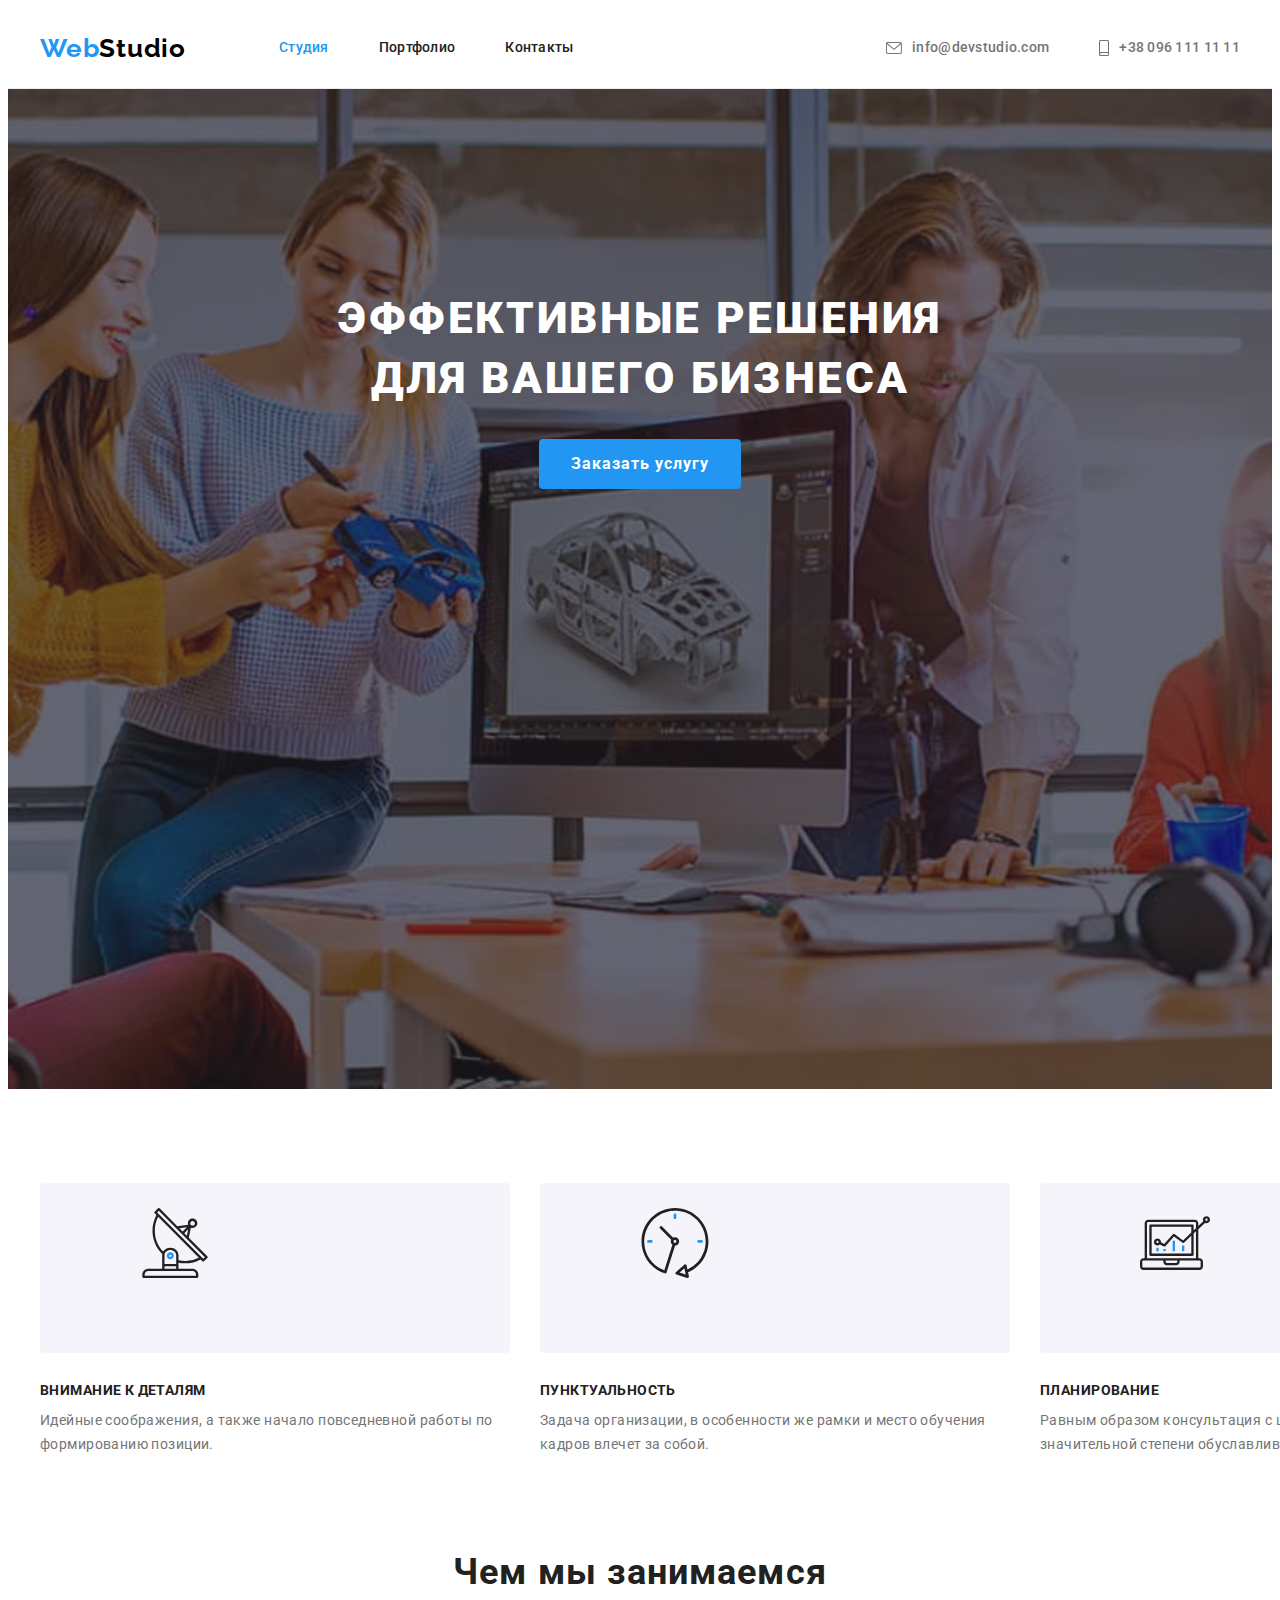
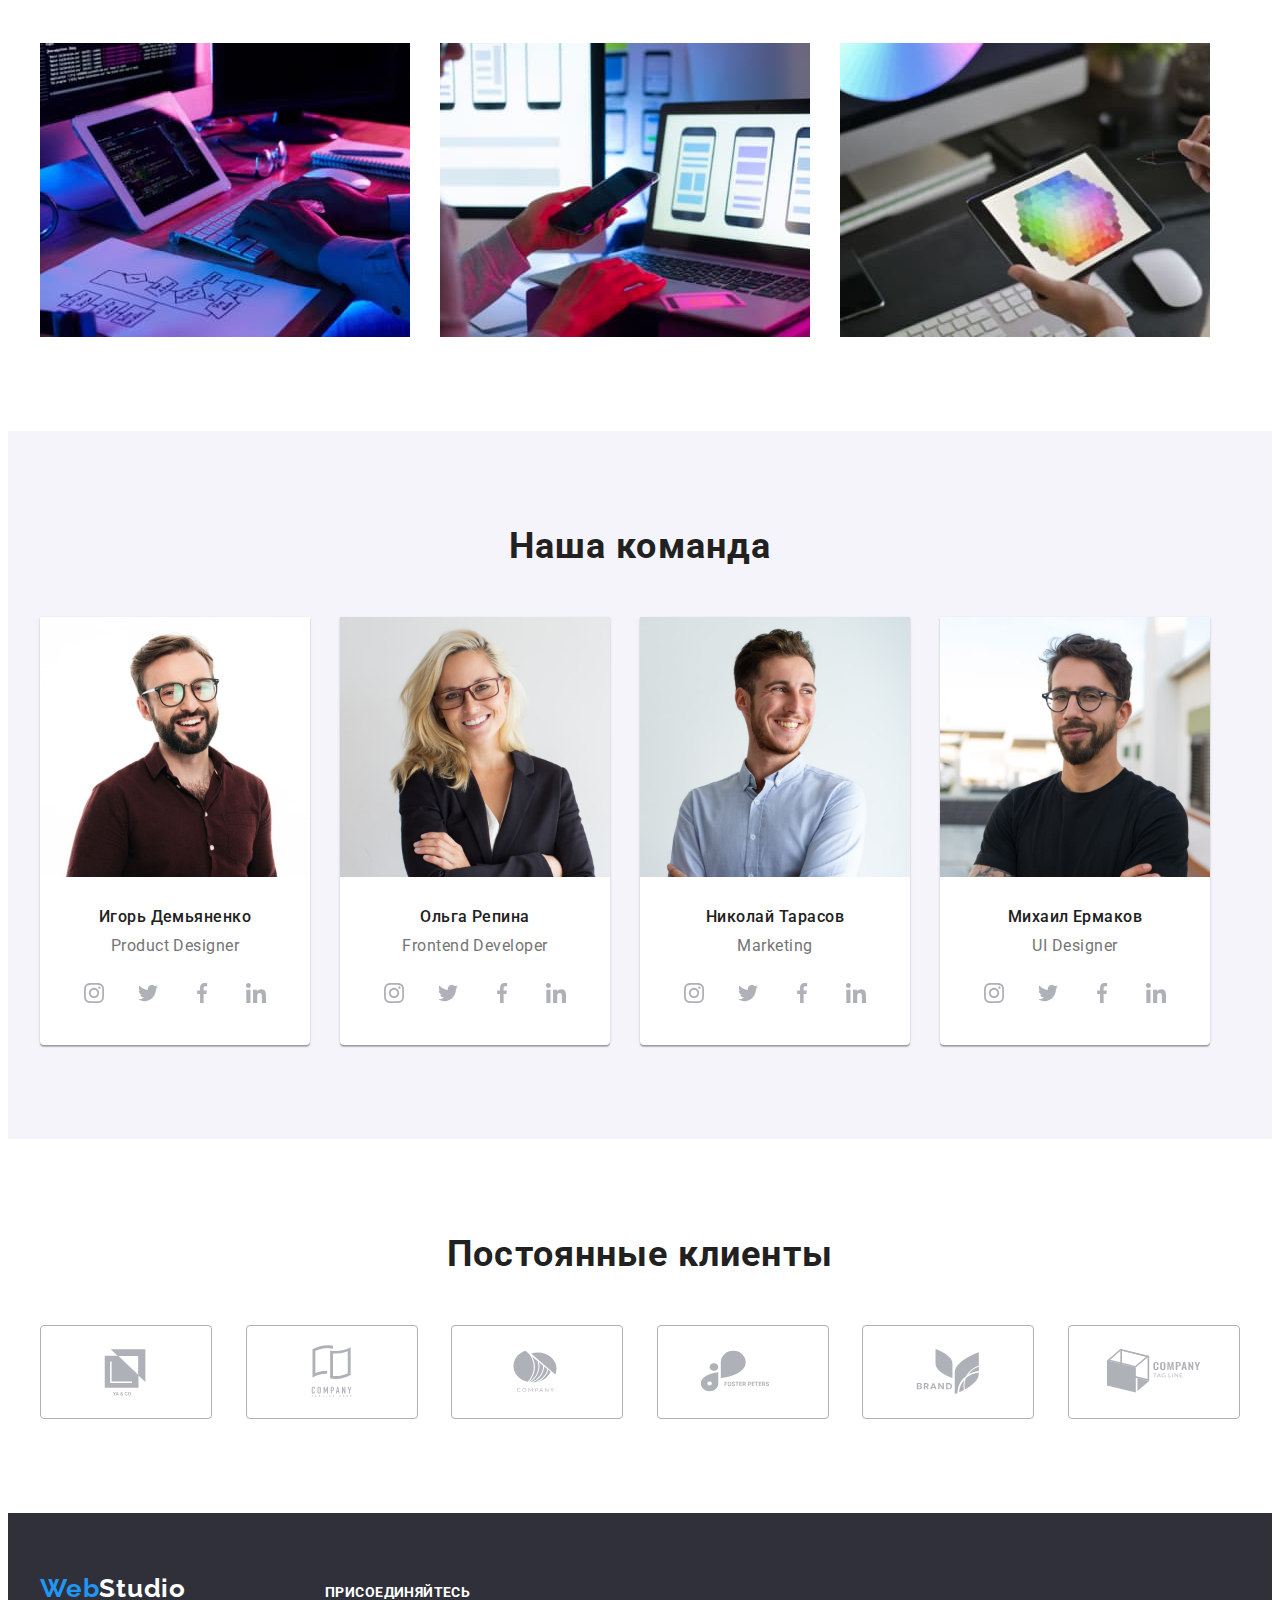
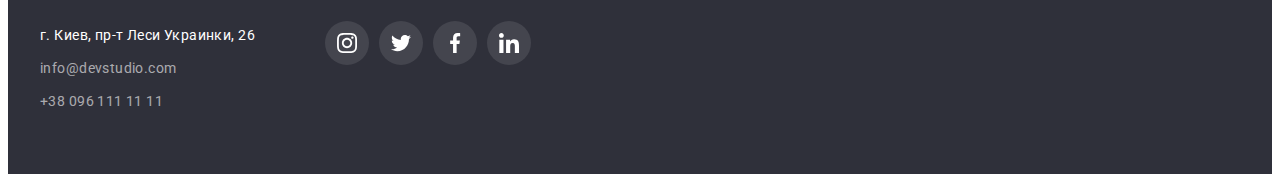
<file: index.html>
<!DOCTYPE html>
<html lang="ru">
<head>
    <meta charset="UTF-8">
    <meta http-equiv="X-UA-Compatible" content="IE=edge">
    <meta name="viewport" content="width=device-width, initial-scale=1.0">
    <title>Document</title>
    <link rel="preconnect" href="https://fonts.googleapis.com">
<link rel="preconnect" href="https://fonts.gstatic.com" crossorigin>
<link href="https://fonts.googleapis.com/css2?family=Raleway:wght@700&family=Roboto:wght@400;500;700;900&display=swap" rel="stylesheet">

<link rel="stylesheet" href="https://cdnjs.cloudflare.com/ajax/libs/modern-normalize/1.1.0/modern-normalize.min.css"
    integrity="sha512-wpPYUAdjBVSE4KJnH1VR1HeZfpl1ub8YT/NKx4PuQ5NmX2tKuGu6U/JRp5y+Y8XG2tV+wKQpNHVUX03MfMFn9Q=="
    crossorigin="anonymous" referrerpolicy="no-referrer" />
    <link rel="stylesheet" href="./css/styles.css">
</head>
<!-- Тело -->
<body>
    <!-- навигация -->
<header class="header">
    <div class="container header-container">
        <a href="" class="logo-up link">Web<span class="header-logo">Studio</span></a>
        <nav class="navigation">
            <ul class="list-item list">
                <li class="item">
                    <a class="nav-link link current" href="./index.html">Студия</a>
                </li>
                <li class="item">
                    <a class="nav-link link" href="./portfolio.html">Портфолио</a>
                </li>
                <li class="item">
                    <a class="nav-link link" href="">Контакты</a>
                </li>
            </ul>
        </nav>
        <ul class="nav-list list">
            <li class="contacts-list">
                <a class="nav-contact" href="mailto:info@devstudio.com">
                    <svg class="contacts-icon" width="16" height="12">
                        <use href="./images/icons.svg#icon-envelope">
                        </use>
                    </svg>
                    info@devstudio.com
                    </a>
            </li>
            <li class="contacts-list">
                <a class="nav-contact" href="tel:+380961111111">
                    <svg class="contacts-icon" width="10" height="16">
                        <use href="./images/icons.svg#icon-smartphone">
                        </use>
                    </svg>
                    +38 096 111 11 11
                </a>
            </li>
        </ul>
    </div>
</header>

<!-- основная часть -->

<main>
    <!-- hero -->
<section class="hero">
    <div class="container hero-container">
        <h1 class="title-first">
            Эффективные решения для вашего бизнеса
        </h1>
        <button class="button" type="button">Заказать услугу</button>
    </div>
</section>

<!-- особенности -->

<section class="features section">
   <div class="container features-container">
        <h2 class="visually-hidden">особенности</h2>
        <ul class="features-list list">
            <li class="features-item link">
                <a class="features-link" href="">
                    <svg class="features-icon" width="70" height="70">
                        <use href="./images/icons.svg#icon-antenna">
                        </use>
                    </svg>
                </a>
                <h3 class="title-third">Внимание к деталям</h3>
                <p class="features-text">Идейные соображения, а также начало повседневной работы по формированию позиции.</p>
            </li>
            <li class="features-item link">
                <a class="features-link" href="">
                    <svg class="features-icon" width="70" height="70">
                        <use href="./images/icons.svg#icon-clock">
                        </use>
                    </svg>
                </a>
                <h3 class="title-third">Пунктуальность</h3>
                <p class="features-text">Задача организации, в особенности же рамки и место обучения кадров влечет за собой.</p>
            </li>
            <li class="features-item link">
                <a class="features-link" href="">
                    <svg class="features-icon" width="70" height="70">
                        <use href="./images/icons.svg#icon-diagram">
                        </use>
                    </svg>
                </a>
                <h3 class="title-third">Планирование</h3>
                <p class="features-text">Равным образом консультация с широким активом в значительной степени обуславливает.</p>
            </li>
            <li class="features-item link">
                <a class="features-link" href="">
                    <svg class="features-icon" width="70" height="70">
                        <use href="./images/icons.svg#icon-astronaut">
                        </use>
                    </svg>
                </a>
                <h3 class="title-third">Современные технологии</h3>
                <p class="features-text">Значимость этих проблем настолько очевидна, что реализация плановых заданий.</p>
            </li>
        </ul>
   </div>
</section>

<!--  виды работ -->

<section class="work-description section">
    <div class="container work-container">
        <h2 class="work">Чем мы занимаемся</h2>
        <ul class="work-list list link">
            <li class="work-item">
                <img src="./images/img-laptop.jpg" alt="разработка для компьютера" width="370" height="294">
            </li>
            <li class="work-item link">
                <img src="./images/img-mobile.jpg" alt="разработка для телефона" width="370" height="294">
            </li>
            <li class="work-item link">
                <img src="./images/img-tab.jpg" alt="разработка для планшета" width="370" height="294">
            </li>
        </ul>
    </div>
</section>

<!-- команда -->

<section class="employees section">
    <div class="container employees-container">
        <h2 class="team">Наша команда</h2>
        <ul class="team-list link list">
            <li class="team-item">
                <img class="img-team" src="./images/img-product-designer.jpg" alt="Игорь Демьяненко" width="270"
                    height="260">
                <div class="team-name">
                    <h3 class="title-item">Игорь Демьяненко</h3>
                    <p class="team-text">Product Designer</p>              
                <ul class="socials list">
                    <li class="socials-item">
                        <a class="socials-link link" href="" target="_blank" rel="noopener noreferrer"
                            aria-label="иконка Instagram">
                            <svg class="socials-icon" width="20" height="20">
                                <use href="./images/icons.svg#icon-instagram">
                                </use>
                            </svg>
                        </a>
                    </li>
                    <li class="socials-item">
                        <a class="socials-link link" href="" target="_blank" rel="noopener noreferrer"
                            aria-label="иконка Twitter">
                            <svg class="socials-icon" width="20" height="20">
                                <use href="./images/icons.svg#icon-twitter">
                                </use>
                            </svg>
                        </a>
                    </li>
                    <li class="socials-item">
                        <a class="socials-link link" href="" target="_blank" rel="noopener noreferrer"
                            aria-label="иконка Facebook">
                            <svg class="socials-icon" width="20" height="20">
                                <use href="./images/icons.svg#icon-facebook">
                                </use>
                            </svg>
                        </a>
                    </li>
                    <li class="socials-item">
                        <a class="socials-link link" href="" target="_blank" rel="noopener noreferrer"
                            aria-label="иконка Linkedin">
                            <svg class="socials-icon" width="20" height="20">
                                <use href="./images/icons.svg#icon-linkedin">
                                </use>
                            </svg>
                        </a>
                    </li>
                </ul>
                </div>
            </li>
            <li class="team-item">
                <img class="img-team" src="./images/img-frontend-developer.jpg" alt="Ольга Репина" width="270"
                    height="260">
                <div class="team-name">
                    <h3 class="title-item">Ольга Репина</h3>
                    <p class="team-text">Frontend Developer</p>              
                <ul class="socials list">
                    <li class="socials-item">
                        <a class="socials-link link" href="" target="_blank" rel="noopener noreferrer"
                            aria-label="иконка Instagram">
                            <svg class="socials-icon" width="20" height="20">
                                <use href="./images/icons.svg#icon-instagram">
                                </use>
                            </svg>
                        </a>
                    </li>
                    <li class="socials-item">
                        <a class="socials-link link" href="" target="_blank" rel="noopener noreferrer"
                            aria-label="иконка Twitter">
                            <svg class="socials-icon" width="20" height="20">
                                <use href="./images/icons.svg#icon-twitter">
                                </use>
                            </svg>
                        </a>
                    </li>
                    <li class="socials-item">
                        <a class="socials-link link" href="" target="_blank" rel="noopener noreferrer"
                            aria-label="иконка Facebook">
                            <svg class="socials-icon" width="20" height="20">
                                <use href="./images/icons.svg#icon-facebook">
                                </use>
                            </svg>
                        </a>
                    </li>
                    <li class="socials-item">
                        <a class="socials-link link" href="" target="_blank" rel="noopener noreferrer"
                            aria-label="иконка Linkedin">
                            <svg class="socials-icon" width="20" height="20">
                                <use href="./images/icons.svg#icon-linkedin">
                                </use>
                            </svg>
                        </a>
                    </li>
                </ul>
                </div>
            </li>
            <li class="team-item">
                <img class="img-team" src="./images/img-marketing.jpg" alt="Николай Тарасов" width="270" height="260">
                <div class="team-name">
                    <h3 class="title-item">Николай Тарасов</h3>
                    <p class="team-text">Marketing</p>                
                <ul class="socials list">
                    <li class="socials-item">
                        <a class="socials-link link" href="" target="_blank" rel="noopener noreferrer"
                            aria-label="иконка Instagram">
                            <svg class="socials-icon" width="20" height="20">
                                <use href="./images/icons.svg#icon-instagram">
                                </use>
                            </svg>
                        </a>
                    </li>
                    <li class="socials-item">
                        <a class="socials-link link" href="" target="_blank" rel="noopener noreferrer"
                            aria-label="иконка Twitter">
                            <svg class="socials-icon" width="20" height="20">
                                <use href="./images/icons.svg#icon-twitter">
                                </use>
                            </svg>
                        </a>
                    </li>
                    <li class="socials-item">
                        <a class="socials-link link" href="" target="_blank" rel="noopener noreferrer"
                            aria-label="иконка Facebook">
                            <svg class="socials-icon" width="20" height="20">
                                <use href="./images/icons.svg#icon-facebook">
                                </use>
                            </svg>
                        </a>
                    </li>
                    <li class="socials-item">
                        <a class="socials-link link" href="" target="_blank" rel="noopener noreferrer"
                            aria-label="иконка Linkedin">
                            <svg class="socials-icon" width="20" height="20">
                                <use href="./images/icons.svg#icon-linkedin">
                                </use>
                            </svg>
                        </a>
                    </li>
                </ul>
                </div>
            </li>
            <li class="team-item">
                <img class="img-team" src="./images/img-ui-designer.jpg" alt="Михаил Ермаков" width="270" height="260">
                <div class="team-name">
                    <h3 class="title-item">Михаил Ермаков</h3>
                    <p class="team-text">UI Designer</p>                
                <ul class="socials list">
                    <li class="socials-item">
                        <a class="socials-link link" href="" target="_blank" rel="noopener noreferrer"
                            aria-label="иконка Instagram">
                            <svg class="socials-icon" width="20" height="20">
                                <use href="./images/icons.svg#icon-instagram">
                                </use>
                            </svg>
                        </a>
                    </li>
                    <li class="socials-item">
                        <a class="socials-link link" href="" target="_blank" rel="noopener noreferrer"
                            aria-label="иконка Twitter">
                            <svg class="socials-icon" width="20" height="20">
                                <use href="./images/icons.svg#icon-twitter">
                                </use>
                            </svg>
                        </a>
                    </li>
                    <li class="socials-item">
                        <a class="socials-link link" href="" target="_blank" rel="noopener noreferrer"
                            aria-label="иконка Facebook">
                            <svg class="socials-icon" width="20" height="20">
                                <use href="./images/icons.svg#icon-facebook">
                                </use>
                            </svg>
                        </a>
                    </li>
                    <li class="socials-item">
                        <a class="socials-link link" href="" target="_blank" rel="noopener noreferrer"
                            aria-label="иконка Linkedin">
                            <svg class="socials-icon" width="20" height="20">
                                <use href="./images/icons.svg#icon-linkedin">
                                </use>
                            </svg>
                        </a>
                    </li>
                </ul>
                </div>
            </li>
        </ul>
    </div>
</section>

<!-- Постоянные клиенты -->

<section class="customers section">
    <div class="container">
        <h2 class="regular-customers">Постоянные клиенты</h2>
        <ul class="customer-list link list">
            <li class="customer-item">
                <a class="customer-link" href="">
                <svg class="customer-icon" width="106px" height="60px" >
                    <use href="./images/icons.svg#icon-logo-1">
                    </use>
                </svg>
                </a>
                
            </li>
            <li class="customer-item">
                <a class="customer-link" href="">
                    <svg class="customer-icon" width="106px" height="60px">
                        <use href="./images/icons.svg#icon-logo-2">
                        </use>
                    </svg>
                </a>
                
            </li>
            <li class="customer-item">
                <a class="customer-link" href="">
                    <svg class="customer-icon" width="106px" height="60px">
                        <use href="./images/icons.svg#icon-logo-3">
                        </use>
                    </svg>
                </a>
                
            </li>
            <li class="customer-item">
                <a class="customer-link" href="">
                    <svg class="customer-icon" width="106px" height="60px">
                        <use href="./images/icons.svg#icon-logo-4">
                        </use>
                    </svg>
                </a>
                
            </li>
            <li class="customer-item">
                <a class="customer-link" href="">
                    <svg class="customer-icon" width="106px" height="60px">
                        <use href="./images/icons.svg#icon-logo-5">
                        </use>
                    </svg>
                </a>
                
            </li>
            <li class="customer-item">
                <a class="customer-link" href="" >
                    <svg class="customer-icon" width="106px" height="60px">
                        <use href="./images/icons.svg#icon-logo-6">
                        </use>
                    </svg>
                </a>
            </li>

        </ul>
    </div>
</section>
</main>

<!-- футер -->

<footer class="logo-contacts">
    <div class="container footer-container">
        <div class="footer-block">
        <a href="" class="logo-down link">Web<span class="footer-logo">Studio</span> </a>
        <address class="footer-address">
            <ul class="footer-contacts">
                <li class="address-link">
                    <a class="contacts-link link" href="https://goo.gl/maps/XvVAJL7zwZZcy64VA" target="_blank"
                        rel="noopener nofollow noreferrer">г. Киев, пр-т Леси Украинки, 26</a>
                    </li>
                <li class="address-link">
                    <a class="contacts-list link" href="mailto:info@devstudio.com">info@devstudio.com</a>
                </li>
                <li class="address-link">
                    <a class="contacts-list link" href="tel:+380961111111">+38 096 111 11 11</a>
                </li>
            </ul>
        </address>
    </div>
    <div class="socials-footer">
        <h2 class="footer-title">присоединяйтесь</h2>
        <ul class="footer-socials list">
            <li class="footer-socials-item">
                <a class="footer-socials-link link" href="" target="_blank" rel="noopener noreferrer"
                    aria-label="иконка Instagram">
                    <svg class="footer-socials-icon" width="20" height="20">
                        <use href="./images/icons.svg#icon-instagram">
                        </use>
                    </svg>
                </a>
            </li>
            <li class="footer-socials-item">
                <a class="footer-socials-link link" href="" target="_blank" rel="noopener noreferrer"
                    aria-label="иконка Twitter">
                    <svg class="footer-socials-icon" width="20" height="20">
                        <use href="./images/icons.svg#icon-twitter">
                        </use>
                    </svg>
                </a>
            </li>
            <li class="footer-socials-item">
                <a class="footer-socials-link link" href="" target="_blank" rel="noopener noreferrer"
                    aria-label="иконка Facebook">
                    <svg class="footer-socials-icon" width="20" height="20">
                        <use href="./images/icons.svg#icon-facebook">
                        </use>
                    </svg>
                </a>
            </li>
            <li class="footer-socials-item">
                <a class="footer-socials-link link" href="" target="_blank" rel="noopener noreferrer"
                    aria-label="иконка Linkedin">
                    <svg class="footer-socials-icon" width="20" height="20">
                        <use href="./images/icons.svg#icon-linkedin">
                        </use>
                    </svg>
                </a>
            </li>
        </ul>
    </div>
    </div>
</footer>
</body>
</html>
</file>
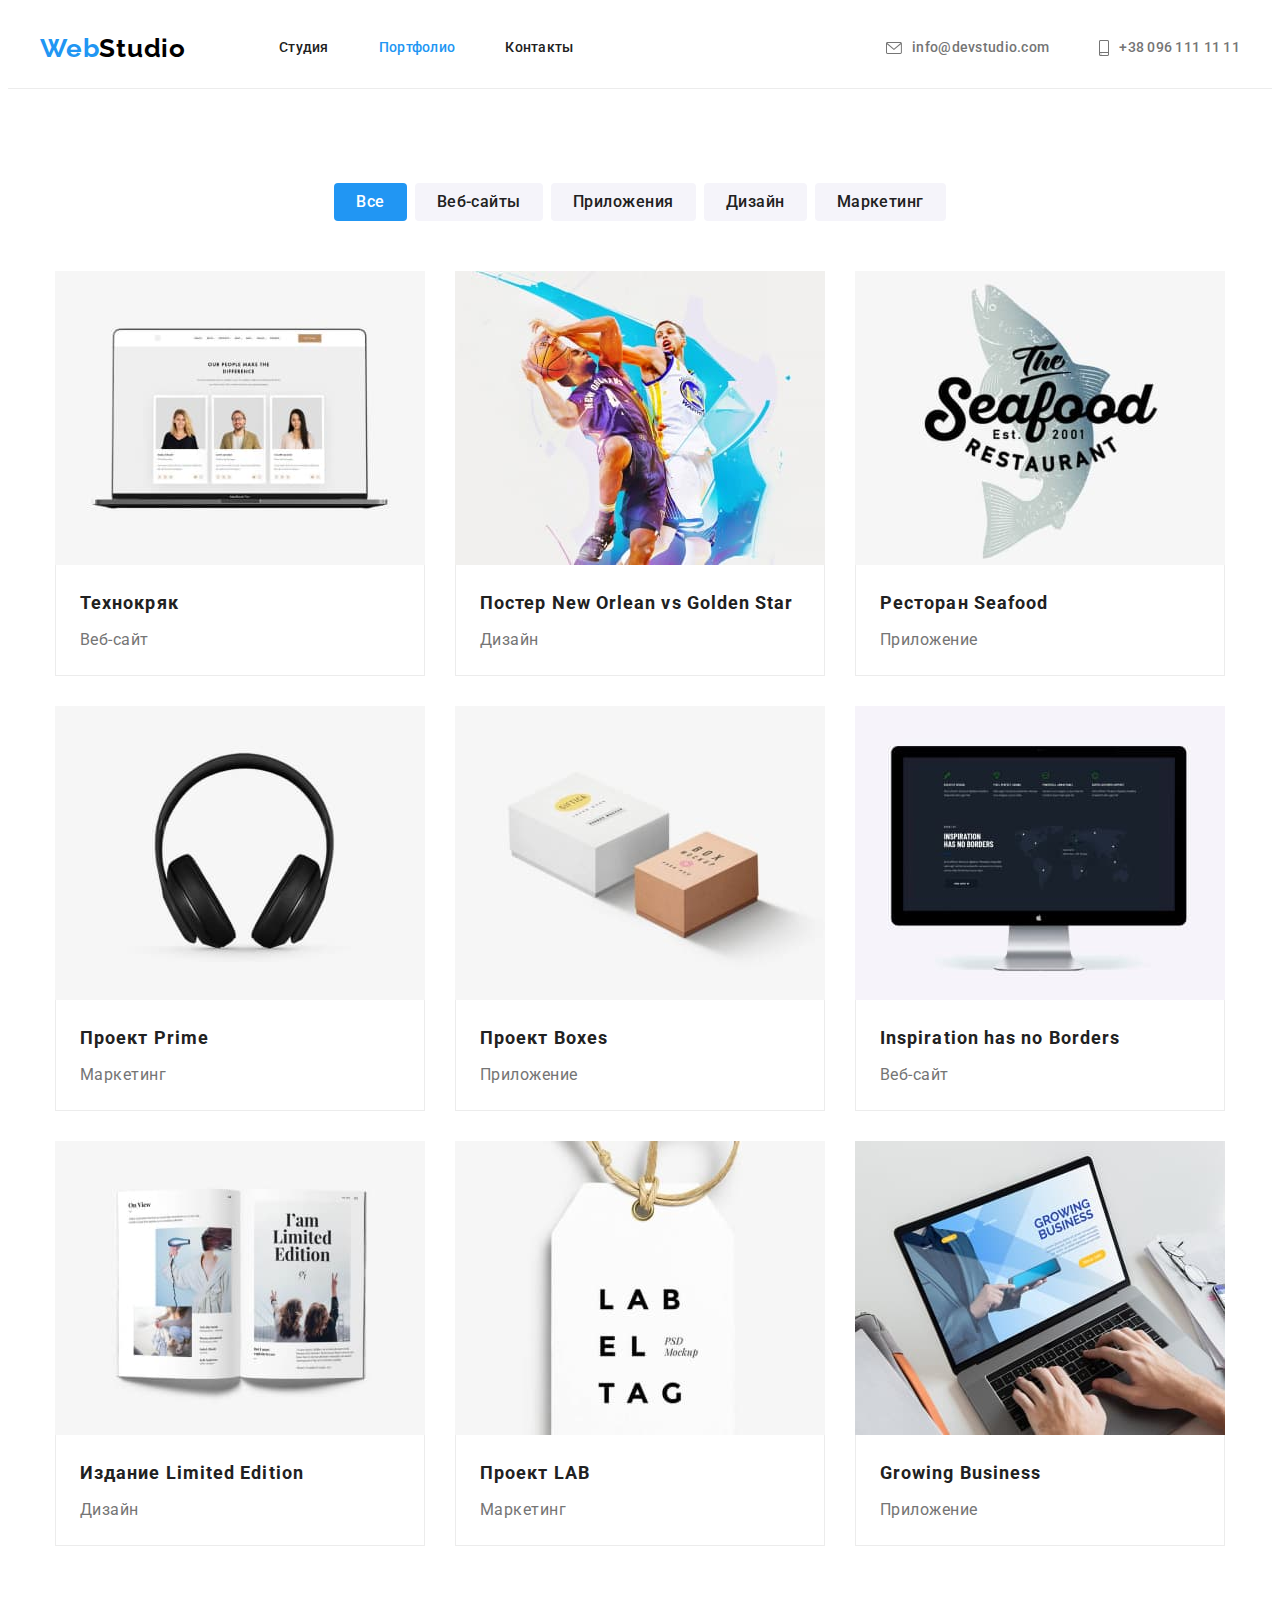
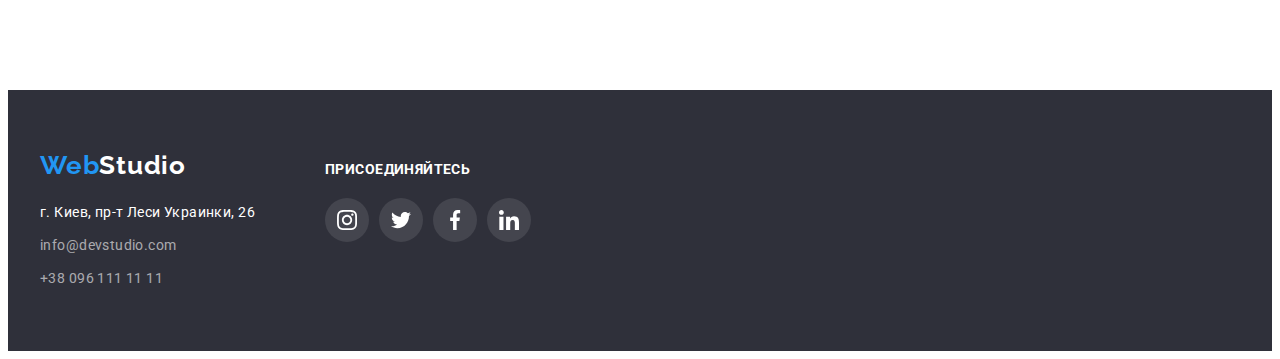
<file: portfolio.html>
<!DOCTYPE html>
<html lang="ru">
<head>
    <meta charset="UTF-8">
    <meta http-equiv="X-UA-Compatible" content="IE=edge">
    <meta name="viewport" content="width=device-width, initial-scale=1.0">
    <title>Document</title>
    <link rel="preconnect" href="https://fonts.googleapis.com">
<link rel="preconnect" href="https://fonts.gstatic.com" crossorigin>
<link href="https://fonts.googleapis.com/css2?family=Raleway:wght@700&family=Roboto:wght@400;500;700;900&display=swap" rel="stylesheet">
<link rel="stylesheet" href="https://cdnjs.cloudflare.com/ajax/libs/modern-normalize/1.1.0/modern-normalize.min.css"
    integrity="sha512-wpPYUAdjBVSE4KJnH1VR1HeZfpl1ub8YT/NKx4PuQ5NmX2tKuGu6U/JRp5y+Y8XG2tV+wKQpNHVUX03MfMFn9Q=="
    crossorigin="anonymous" referrerpolicy="no-referrer" />

<link rel="stylesheet" href="./css/styles.css">
</head>
<body>
    <header class="header">
        <div class="container header-container">
            <a href="" class="logo-up link">Web<span class="header-logo">Studio</span></a>
            <nav class="navigation">
                <ul class="list-item list">
                    <li class="item">
                        <a class="nav-link link" href="./index.html">Студия</a>
                    </li>
                    <li class="item">
                        <a class="nav-link link current" href="./portfolio.html">Портфолио</a>
                    </li>
                    <li class="item">
                        <a class="nav-link link" href="">Контакты</a>
                    </li>
                </ul>
            </nav>
            <ul class="nav-list list">
                <li class="contacts-list">
                    <a class="nav-contact" href="mailto:info@devstudio.com">
                        <svg class="contacts-icon" width="16" height="12">
                            <use href="./images/icons.svg#icon-envelope">
                            </use>
                        </svg>
                        info@devstudio.com
                    </a>
                </li>
                <li class="contacts-list">
                    <a class="nav-contact" href="tel:+380961111111">
                        <svg class="contacts-icon" width="10" height="16">
                            <use href="./images/icons.svg#icon-smartphone">
                            </use>
                        </svg>
                        +38 096 111 11 11
                    </a>
                </li>
            </ul>
        </div>
</header>
<main>

    <!-- кнопки фильтра -->

    <section class="filter">
<div class="container portfolio-container">
    <h1 class="visually-hidden">фильтр</h1>
    <ul class="filter-list list filter-portfolio">
        <li class="filter-item link">
            <button class="filter-button button-active" type="button">Все</button>
        </li>
        <li class="filter-item link">
            <button class="filter-button" type="button">Веб-сайты</button>
        </li>
        <li class="filter-item link">
            <button class="filter-button" type="button">Приложения</button>
        </li>
        <li class="filter-item link">
            <button class="filter-button" type="button">Дизайн</button>
        </li>
        <li class="filter-item link">
            <button class="filter-button" type="button">Маркетинг</button>
        </li>
    </ul>
    <ul class="work-examples-list list filter-portfolio">
        <li class="examples-item link">
            <a class="work-link link" href="">
            <img class="img-example" src="./images/portfolio/img-tehnokryak.jpg" alt="Технокряк" width="370"
                height="294">
            <div class="work-name">
                <h2 class="header-example">Технокряк</h2>
                <p class="text-example">Веб-сайт</p>
            </div>
            </a>
        </li>
        <li class="examples-item link">
            <a class="work-link link" href="">
            <img class="img-example" src="./images/portfolio/img-poster.jpg" alt="Постер New Orlean vs Golden Star"
                width="370" height="294">
            <div class="work-name">
                <h2 class="header-example">Постер New Orlean vs Golden Star</h2>
                <p class="text-example">Дизайн</p>
            </div>
            </a>
        </li>
        <li class="examples-item link">
            <a class="work-link link" href="">
            <img class="img-example" src="./images/portfolio/img-seafood.jpg" alt="Ресторан Seafood" width="370"
                height="294">
            <div class="work-name">
                <h2 class="header-example">Ресторан Seafood</h2>
                <p class="text-example">Приложение</p>
            </div>
            </a>
        </li>
        <li class="examples-item link">
            <a class="work-link link" href="">
            <img class="img-example" src="./images/portfolio/img-prime.jpg" alt="Проект Prime" width="370" height="294">
            <div class="work-name">
                <h2 class="header-example">Проект Prime</h2>
                <p class="text-example">Маркетинг</p>
            </div>
            </a>
        </li>
        <li class="examples-item link">
            <a class="work-link link" href="">
            <img class="img-example" src="./images/portfolio/img-boxes.jpg" alt="Проект Boxes" width="370" height="294">
            <div class="work-name">
                <h2 class="header-example">Проект Boxes</h2>
                <p class="text-example">Приложение</p>
            </div>
            </a>
        </li>
        <li class="examples-item link">
            <a class="work-link link" href="">
            <img class="img-example" src="./images/portfolio/img-inspirationhasnoborders.jpg"
                alt="Inspiration has no Borders" width="370" height="294">
            <div class="work-name">
                <h2 class="header-example">Inspiration has no Borders</h2>
                <p class="text-example">Веб-сайт</p>
            </div>
            </a>
        </li>
        <li class="examples-item link">
            <a class="work-link link" href="">
            <img class="img-example" src="./images/portfolio/img-limitededition.jpg" alt="НИздание Limited Edition"
                width="370" height="294">
            <div class="work-name">
                <h2 class="header-example">Издание Limited Edition</h2>
                <p class="text-example">Дизайн</p>
            </div>
            </a>
        </li>
        <li class="examples-item link">
            <a class="work-link link" href="">
            <img class="img-example" src="./images/portfolio/img-lab.jpg" alt="Проект LAB" width="370" height="294">
            <div class="work-name">
                <h2 class="header-example">Проект LAB</h2>
                <p class="text-example">Маркетинг</p>
            </div>
            </a>
        </li>
        <li class="examples-item link">
            <a class="work-link link" href="">
            <img class="img-example" src="./images/portfolio/img-growingbusiness.jpg" alt="Growing Business" width="370"
                height="294">
            <div class="work-name">
                <h2 class="header-example">Growing Business</h2>
                <p class="text-example">Приложение</p>
            </div>
            </a>
        </li>
    </ul>
</div>
    </section>  
</main>  
<footer class="logo-contacts">
    <div class="container footer-container">
        <div class="footer-block">
            <a href="" class="logo-down link">Web<span class="footer-logo">Studio</span> </a>
            <address class="footer-address">
                <ul class="footer-contacts">
                    <li class="address-link">
                        <a class="contacts-link link" href="https://goo.gl/maps/XvVAJL7zwZZcy64VA" target="_blank"
                            rel="noopener nofollow noreferrer">г. Киев, пр-т Леси Украинки, 26</a>
                    </li>
                    <li class="address-link">
                        <a class="contacts-list link" href="mailto:info@devstudio.com">info@devstudio.com</a>
                    </li>
                    <li class="address-link">
                        <a class="contacts-list link" href="tel:+380961111111">+38 096 111 11 11</a>
                    </li>
                </ul>
            </address>
        </div>
        <div class="socials-footer">
            <h2 class="footer-title">присоединяйтесь</h2>
            <ul class="footer-socials list">
                <li class="footer-socials-item">
                    <a class="footer-socials-link link" href="" target="_blank" rel="noopener noreferrer"
                        aria-label="иконка Instagram">
                        <svg class="footer-socials-icon" width="20" height="20">
                            <use href="./images/icons.svg#icon-instagram">
                            </use>
                        </svg>
                    </a>
                </li>
                <li class="footer-socials-item">
                    <a class="footer-socials-link link" href="" target="_blank" rel="noopener noreferrer"
                        aria-label="иконка Twitter">
                        <svg class="footer-socials-icon" width="20" height="20">
                            <use href="./images/icons.svg#icon-twitter">
                            </use>
                        </svg>
                    </a>
                </li>
                <li class="footer-socials-item">
                    <a class="footer-socials-link link" href="" target="_blank" rel="noopener noreferrer"
                        aria-label="иконка Facebook">
                        <svg class="footer-socials-icon" width="20" height="20">
                            <use href="./images/icons.svg#icon-facebook">
                            </use>
                        </svg>
                    </a>
                </li>
                <li class="footer-socials-item">
                    <a class="footer-socials-link link" href="" target="_blank" rel="noopener noreferrer"
                        aria-label="иконка Linkedin">
                        <svg class="footer-socials-icon" width="20" height="20">
                            <use href="./images/icons.svg#icon-linkedin">
                            </use>
                        </svg>
                    </a>
                </li>
            </ul>
        </div>
    </div>
</footer>
</body>
</html>
</file>
<file: css/styles.css>
:root {
--main-font:'Roboto', sans-serif;
--secondary-font: 'Raleway', sans-serif;

/* text colors */
--main-txt-cl:#757575;
--secondary-txt-cl:#212121;
--accent-txt-cl: #2196F3; 
--next1-txt-cl: #000000;
--next2-txt-cl: #FFFFFF;
--next3-txt-cl:#212121;
--next4-txt-cl: #AFB1B8;

/* bacground colors */ 

--main-bg-cl: #ffffff;
--secondary-bg-cl: #2f303a;
--accent-bg-cl: #2196F3;
--next1-bg-cl:#F5F4FA;
--new-secondary-bg-cl:#C4C4C4;

--border-cl:#ECECEC;
}
/* Главная */
body {
    font-family: var(--main-font);
    font-size: 14px;
    letter-spacing: 0.03em;
    color: var(--main-txt-cl);
    background-color:var(--main-bg-cl)
}
h1,
h2,
h3,
p{
    margin: 0;
}
img{
    display: block;
    max-width: 100%;
    height: auto;
}
address {
    font-style: normal;
}

.visually-hidden {
    position: absolute;
    width: 1px;
    height: 1px;
    margin: -1px;
    border: 0;
    padding: 0;

    white-space: nowrap;
    clip-path: inset(100%);
    clip: rect(0 0 0 0);
    overflow: hidden;
}
.container {
    width: 1200px;
    padding-left: 15px;
    padding-right: 15px;
    margin: 0 auto;
}
.section{
    padding-top: 94px;
    padding-bottom: 94px;
}
.list {
    list-style: none;
    padding-left: 0;
    margin: 0;
}
.link {
    text-decoration: none;
    color: inherit;
}
.work-description{
    padding-top: 0;
}
/* навигация */

.header-container {
    display: flex;
    align-items: center;
}
.header-logo {
    font-family: var(--secondary-font);
    font-weight: 700;
    font-size: 26px;
    line-height: 1.19;
    letter-spacing: 0.03em;

    color: var(--next1-txt-cl);
}
.logo-up {
    font-family: var(--secondary-font);
    font-weight: 700;
    font-size: 26px;
    line-height: 1.19;
    letter-spacing: 0.03em;
    margin-right: 93px;

    color: var(--accent-txt-cl);
}
.header {
    border-bottom: 1px solid var(--border-cl);
}
.list-item {
    display: flex;
}
.item {
    margin-right: 50px;
}
.item:last-child {
    margin-right: 0;
}
.nav-link {
    display: block;
    padding-top: 32px;
    padding-bottom: 32px;
    font-weight: 500;
    font-size: 14px;
    line-height: 1.14;
    letter-spacing: 0.02em;
    color: var(--secondary-txt-cl)
}
.current {
    color: var(--accent-txt-cl);
}
.link:hover,
.link:focus {
    color: var(--accent-txt-cl);
}
.nav-list{
    display: flex;
    margin-left: auto;
}
.contacts-list {
    margin-right: 50px;
}
.contacts-list:last-child {
    margin-right: 0;
}
.nav-contact:hover {
    color: var(--accent-txt-cl);
}
.nav-contact {
    display: flex;
    padding-top: 32px;
    padding-bottom: 32px;
    text-decoration: none;
    font-weight: 500;
    font-size: 14px;
    line-height: 1.14;
    letter-spacing: 0.02em;
    align-items: center;

    color: var(--main-txt-cl);
}
.contacts-icon {
    display: flex;
    align-items: center;
    fill: currentColor;
    margin-right: 10px;
}

/* основная часть */
/* hero */
.hero {
    background-color: var(--new-secondary-bg-cl);
    padding-top: 200px;
    padding-bottom: 200px;
    max-width: 1600px;
    min-height: 600px;
    margin-left: auto;
    margin-right: auto;
    background-image: linear-gradient(
        to right,
        rgba(47, 48, 58, 0.4), 
        rgba(47, 48, 58, 0.4)
    ),
    url("../images/hero.jpg");
    background-repeat: no-repeat;
    background-position: center;
    background-size: cover;
}
.title-first {
    margin: 0 auto;
    margin-bottom: 30px;
    width: 696px;
    font-weight: 900;
    font-size: 44px;
    line-height: 1.36;
    text-align: center;
    letter-spacing: 0.06em;
    text-transform: uppercase;

    color: var(--next2-txt-cl);
}
.button {
    padding: 10px 32px;
    min-width: 200px;
    min-height: 50px;
    margin: 0 auto;
    border-radius: 4px;
    font-family: inherit;
    font-style: normal;
    font-weight: 700;
    font-size: 16px;
    line-height: 1.88;
    display: flex;
    align-items: center;
    text-align: center;
    letter-spacing: 0.06em;
    cursor: pointer;
    border: none;

    color: var(--next2-txt-cl);
    background-color: var(--accent-bg-cl);
}
.button:hover,
.button:focus {
    background-color: #188CE8;
}


/* особенности */

.features-container {
    display: block;
}
.features-list {
    display: flex;
}
.features-item {
    margin-right: 30px;
}
.features-link {
    display: block;
    width: 270px;
    height: 120px;
    padding: 25px 100px 25px 100px;
    margin-bottom: 30px;
    background-color: var(--next1-bg-cl);
    border-radius: 4px;
}
.title-third {
    font-weight: 700;
    font-size: 14px;
    line-height: 1.14;
    letter-spacing: 0.03em;
    text-transform: uppercase;
    width: 270px;
    margin-bottom: 10px;

    color: var(--secondary-txt-cl);
}
.features-text {
    font-size: 14px;
    line-height: 1.71;
    letter-spacing: 0.03em;
    color: var(--main-txt-cl);
}
.features-item:last-child {
    margin-right: 0;
}

/* виды работ */

.work {
    margin-bottom: 50px;
    font-weight: 700;
    font-size: 36px;
    line-height: 1.17;
    text-align: center;
    letter-spacing: 0.03em;

    color: var(--secondary-txt-cl);
}
.work-container {
    display: block;
}
.work-list {
    display: flex;
}
.work-item {
    margin-right: 30px;
}
.work-item:last-child {
    margin-right: 0;
}

/* команда */


.team-list {
    display: flex;
}
.team-item:last-child {
    margin-right: 0;
}
.team-item .team-name {
    padding: 30px 32px;
}
.employees {
    background-color: var(--next1-bg-cl);
}
.team {
    font-weight: 700;
    font-size: 36px;
    line-height: 1.17;
    text-align: center;
    letter-spacing: 0.03em;
    margin-bottom: 50px;

    color: var(--secondary-txt-cl);
}
.title-item {
    font-weight: 500;
    font-size: 16px;
    line-height: 1.19;
    text-align: center;
    letter-spacing: 0.03em;
    margin-bottom: 10px;

    color: var(--secondary-txt-cl);
}
.team-text {
    font-size: 16px;
    line-height: 1.19;
    text-align: center;
    letter-spacing: 0.03em;
    margin-bottom: 16px;
    color: var(--main-txt-cl);
}
.team-item {
    background-color: var(--main-bg-cl);
    box-shadow: 0px 1px 3px rgba(0, 0, 0, 0.12),
    0px 1px 1px rgba(0, 0, 0, 0.14),
    0px 2px 1px rgba(0, 0, 0, 0.2);
    border-radius: 0px 0px 4px 4px;
    margin-right: 30px;
}
.socials {
    display: flex;
    justify-content: center;
    align-items: center;
}
.socials-link {
    display: flex;
    justify-content: center;
    align-items: center;
    width: 44px;
    height: 44px;
    background-color: inherit;
    border-radius: 50%;
}
.socials-link:hover,
.socials-link:focus {
    background-color: var(--accent-bg-cl);
    fill: var(--next2-txt-cl);
}
.socials-item:not(:last-child) {
    margin-right: 10px;
}
.socials-icon {
    fill: var(--next4-txt-cl);
}
.socials-link:hover .socials-icon,
.socials-link:focus .socials-icon {
    fill: var(--next2-txt-cl);
}

/* < !-- Постоянные клиенты --> */


.regular-customers {
    font-weight: 700;
    font-size: 36px;
    line-height: 1.17;
    text-align: center;
    letter-spacing: 0.03em;
    margin-bottom: 50px;

    color: var(--next3-txt-cl);
}
.customer-list {
    display: flex;
    justify-content: space-between;
}
.customer-item {
    display: flex;
    margin-right: 30px;
    width: 170px;
    height: 92px;
    font-weight: 500;
    font-size: 5px;
    line-height: 1.2;
    justify-content: center;
    align-items: center;
    cursor: pointer;

    color: var(--next4-txt-cl);
    border: 1px solid var(--next4-txt-cl);
    background-color: var(--main-bg-cl);
    border-radius: 4px;
}
.customer-link {
    display: flex;
    padding: 16px 32px;
    color: var(--main-txt-cl);
}
.customer-item:hover {
    border-color: var(--accent-txt-cl);
}
.customer-link:hover .customer-icon,
.customer-link:focus .customer-icon {
    fill: var(--accent-txt-cl);
}
.customer-item:last-child {
    margin-right: 0;
}
.customer-icon {
    fill: var(--next4-txt-cl);
}


/* футер */

.footer-container {
    display: flex;
    align-items: baseline;
}
.logo-contacts {
    padding-top: 60px;
    padding-bottom: 60px;
    background-color: var(--secondary-bg-cl);
}
.footer-block {
    display: inline-block;
    margin-right: 70px;
}
.logo-down {
    margin-bottom: 20px;
    display: inline-block;
    font-family: var(--secondary-font);
    font-weight: 700;
    font-size: 26px;
    line-height: 1.19;
    letter-spacing: 0.03em;

    color: var(--accent-txt-cl);
}
.footer-logo {
    font-family: var(--secondary-font);
    font-weight: 700;
    font-size: 26px;
    line-height: 1.19;
    letter-spacing: 0.03em;

    color: var(--next2-txt-cl);
}
.footer-contacts {
    padding: 0;
    margin: 0;
    list-style: none;
}
.address-link {
    margin-bottom: 9px;
}
.address-link:last-child {
    margin-bottom: 0px;
}
.contacts-link {
    font-size: 14px;
    line-height: 1.71;
    letter-spacing: 0.03em;

    color: var(--next2-txt-cl);
}
.contacts-list {
    font-size: 14px;
    line-height: 1.71;
    letter-spacing: 0.03em;

    color: rgba(255, 255, 255, 0.6);
}
.socials-footer {
    display: inline-block;
    align-items: baseline;
}
.footer-title {
    font-weight: 700;
    font-size: 14px;
    line-height: 1.14;
    letter-spacing: 0.03em;
    text-transform: uppercase;
    margin-bottom: 20px;

    color: var(--next2-txt-cl);
}
.footer-socials {
    display: flex;
}
.footer-socials-link {
    display: flex;
    justify-content: center;
    align-items: center;
    width: 44px;
    height: 44px;
    background-color:rgba(255, 255, 255, 0.1);
    border-radius: 50%;
}
.footer-socials-link:hover,
.footer-socials-link:focus {
    background-color: var(--accent-bg-cl);
}
.footer-socials-item:not(:last-child) {
    margin-right: 10px;
}
.footer-socials-icon {
    fill: var(--next2-txt-cl);
}
.footer-socials-link:hover .footer-socials-icon,
.footer-socials-link:focus .footer-socials-icon {
    fill: var(--next2-txt-cl);
}

/* Portfolio */

.portfolio-container {
    display: block;
}

/* кнопки фильтра */

.filter-button {
    font-family: inherit;
    font-style: normal;
    font-weight: 500;
    font-size: 16px;
    line-height: 1.63;
    text-align: center;
    letter-spacing: 0.03em;

    color: var(--secondary-txt-cl);
    background-color: var(--next1-bg-cl);
    cursor: pointer;
    padding: 6px 22px;
    border: none;
    border-radius: 4px;
}
.filter-button:hover,
.filter-button:focus {
    background-color: var(--accent-bg-cl);
    color: #FFFFFF;
    box-shadow: 0px 3px 1px rgba(0, 0, 0, 0.1), 0px 1px 2px rgba(0, 0, 0, 0.08), 0px 2px 2px rgba(0, 0, 0, 0.12);
}
.button-active {
    background-color: var(--accent-bg-cl);
    color: var(--next2-txt-cl);
}
.filter{
    padding-top: 94px;
    padding-bottom: 94px;
}
.filter-portfolio{
    display: flex;
    margin-bottom: 50px;
    justify-content: center;
}
.filter .filter-item{
    margin-right: 8px;
}
.filter .filter-item:last-child {
    margin-right: 0;
}

/* примеры работ */

.filter .work-examples-list {
    display: flex;
    flex-wrap: wrap;
}
.work-link {
    display: block;
}
.header-example {
    font-weight: 700;
    font-size: 18px;
    line-height: 2;
    letter-spacing: 0.06em;

    color: var(--secondary-txt-cl);
    margin-bottom: 4px;
}
.text-example {
    font-size: 16px;
    line-height: 1.88;
    letter-spacing: 0.03em;

    color: var(--main-txt-cl);
}
.examples-item {
    display: block;
    width: 370px;
    align-items: center;
    
    margin-right: 30px;
    margin-bottom: 30px;
}
.work-name{
    padding: 20px 24px 20px 24px;
    border: 1px solid var(--border-cl);
    border-top: none;
    background-color: var(--main-bg-cl);
}
.examples-item:nth-of-type(3n) {
    margin-right: 0;
}
.examples-item:nth-last-child(-n+3){
    margin-bottom: 0;
}
.work-examples-list {
    flex-basis: calc((100% - 30px) / 3);
}
.work-link:hover,
.work-link:focus {
    cursor: pointer;
    filter: drop-shadow(0px 4px 4px rgba(0, 0, 0, 0.25));
}
</file>
